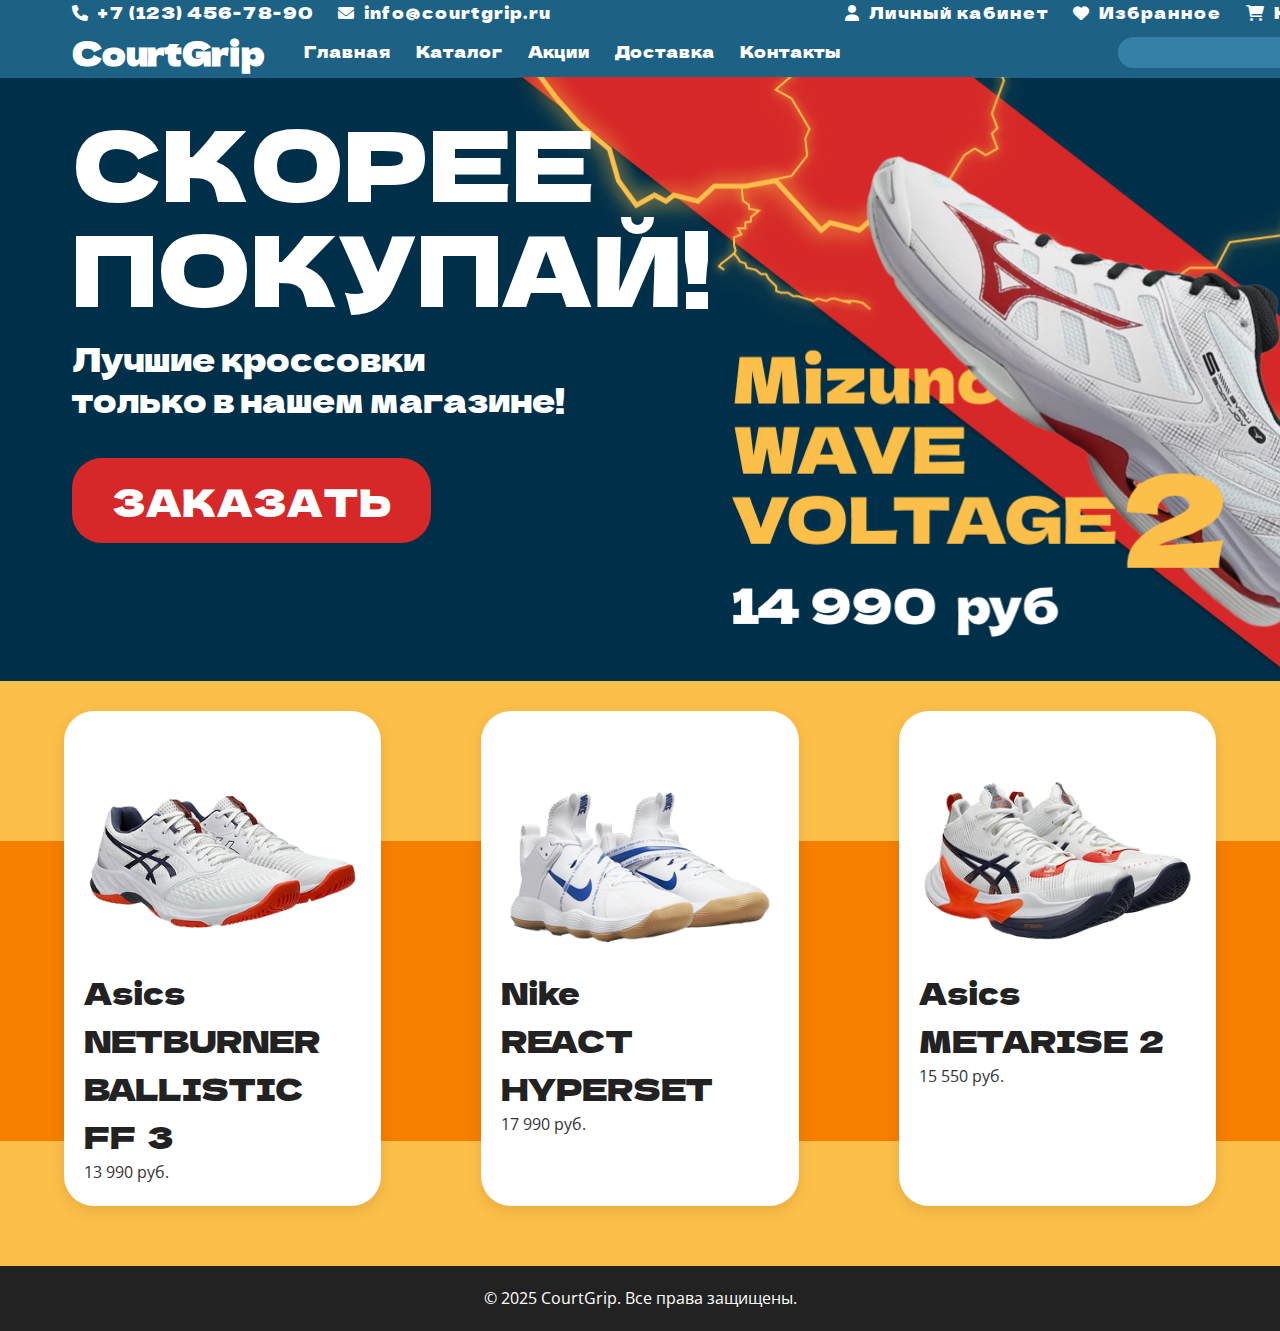
<file: courtgrid.html>
<!DOCTYPE html>
<html lang="ru">
<head>
    <meta charset="UTF-8">
    <meta name="viewport" content="width=device-width, initial-scale=1.0">
    <title>CourtGrip - Лучшие кроссовки</title>
    <link rel="stylesheet" href="style.css">
    <link href="https://fonts.googleapis.com/css2?family=Montserrat:wght@700;900&family=Open+Sans:wght@400;700&display=swap" rel="stylesheet">
    <link rel="stylesheet" href="https://cdnjs.cloudflare.com/ajax/libs/font-awesome/6.0.0/css/all.min.css">
    <link href="https://fonts.googleapis.com/css2?family=Dela+Gothic+One&display=swap" rel="stylesheet">
    <meta name="description" content="Интернет-магазин волейбольных кроссовок: Mizuno, Asics, Nike. Доставка по всей России.">
    <meta name="keywords" content="волейбольные кроссовки, mizuno, asics, nike, courtgrip, волейбол, кроссовки, купить, заказать, спорт, спортивные кроссовки">
    <meta name="robots">

    <!-- Yandex.Metrika counter -->
<script type="text/javascript" >
   (function(m,e,t,r,i,k,a){m[i]=m[i]||function(){(m[i].a=m[i].a||[]).push(arguments)};
   m[i].l=1*new Date();
   for (var j = 0; j < document.scripts.length; j++) {if (document.scripts[j].src === r) { return; }}
   k=e.createElement(t),a=e.getElementsByTagName(t)[0],k.async=1,k.src=r,a.parentNode.insertBefore(k,a)})
   (window, document, "script", "https://mc.yandex.ru/metrika/tag.js", "ym");

   ym(101964134, "init", {
        clickmap:true,
        trackLinks:true,
        accurateTrackBounce:true
   });
</script>
<noscript><div><img src="https://mc.yandex.ru/watch/101964134" style="position:absolute; left:-9999px;" alt="" /></div></noscript>
<!-- /Yandex.Metrika counter -->
</head>
<body>
    <header class="header">
        <div class="top-bar">
            <div class="container">
                <div class="contacts">
                    <span><i class="fas fa-phone"></i> +7 (123) 456-78-90</span>
                    <span><i class="fas fa-envelope"></i> info@courtgrip.ru</span>
                </div>
                <nav class="top-nav">
                    <a href="#"><i class="fas fa-user"></i> Личный кабинет</a>
                    <a href="#"><i class="fas fa-heart"></i> Избранное</a>
                    <a href="#"><i class="fas fa-shopping-cart"></i> Корзина</a>
                </nav>
            </div>
        </div>
        <div class="main-header">
            <div class="container">
                <div class="logo-nav">
                    <h1 class="logo">CourtGrip</h1>
                    <nav class="main-nav">
                        <a href="#">Главная</a>
                        <a href="#">Каталог</a>
                        <a href="#">Акции</a>
                        <a href="#">Доставка</a>
                        <a href="#">Контакты</a>
                    </nav>
                    <div class="search-box">
                        <input type="text" >
                        <button><i class="fas fa-search"></i></button>
                    </div>
                </div>
            </div>
        </div>
        
        <div class="hero">
            <img src="images/Image-for-hero.png" class="image-for-hero">
            <div class="container">
                <h1 class="slogan">СКОРЕЕ<br>ПОКУПАЙ!</h1>
                <h2 class="main-title">Лучшие кроссовки<br>только в нашем магазине!</h2>
                <form action="mizuno.html">
                    <button class="order-btn" href="mizuno.html">ЗАКАЗАТЬ</button>
                </form>
            </div>
        </div>
    </header>
    <section class="products">
    <div class="orange-line"></div>
        <div class="container">

            <div class="product-grid">
               
                <div class="product-card">
                    <img src="images/Asics Netburner ballistic ff 3.png" alt="Asics NETBURNER BALLISTIC FF 3">
                    <h3>Asics <br>NETBURNER<br>BALLISTIC FF 3</h3>     
                    <p>13 990 руб.</p>
                </div>
                <div class="product-card">
                    <img src="images/nike react hyperset.png" alt="Nike REACT HYPERSET">
                    <h3>Nike <br> REACT HYPERSET</h3>  
                    <p>17 990 руб.</p>
                </div>
                <div class="product-card">
                    <img src="images/asics metarise 2.png" alt="Asics METARISE 2">
                    <h3>Asics <br> METARISE 2</h3>
                    <p>15 550 руб.</p>
                </div>
            </div>
        </div>
    </section>

    <footer class="footer">
        <div class="container">
            <p>© 2025 CourtGrip. Все права защищены.</p>
        </div>
    </footer>
<script src="script.js"></script>
</body>
</html>
</file>
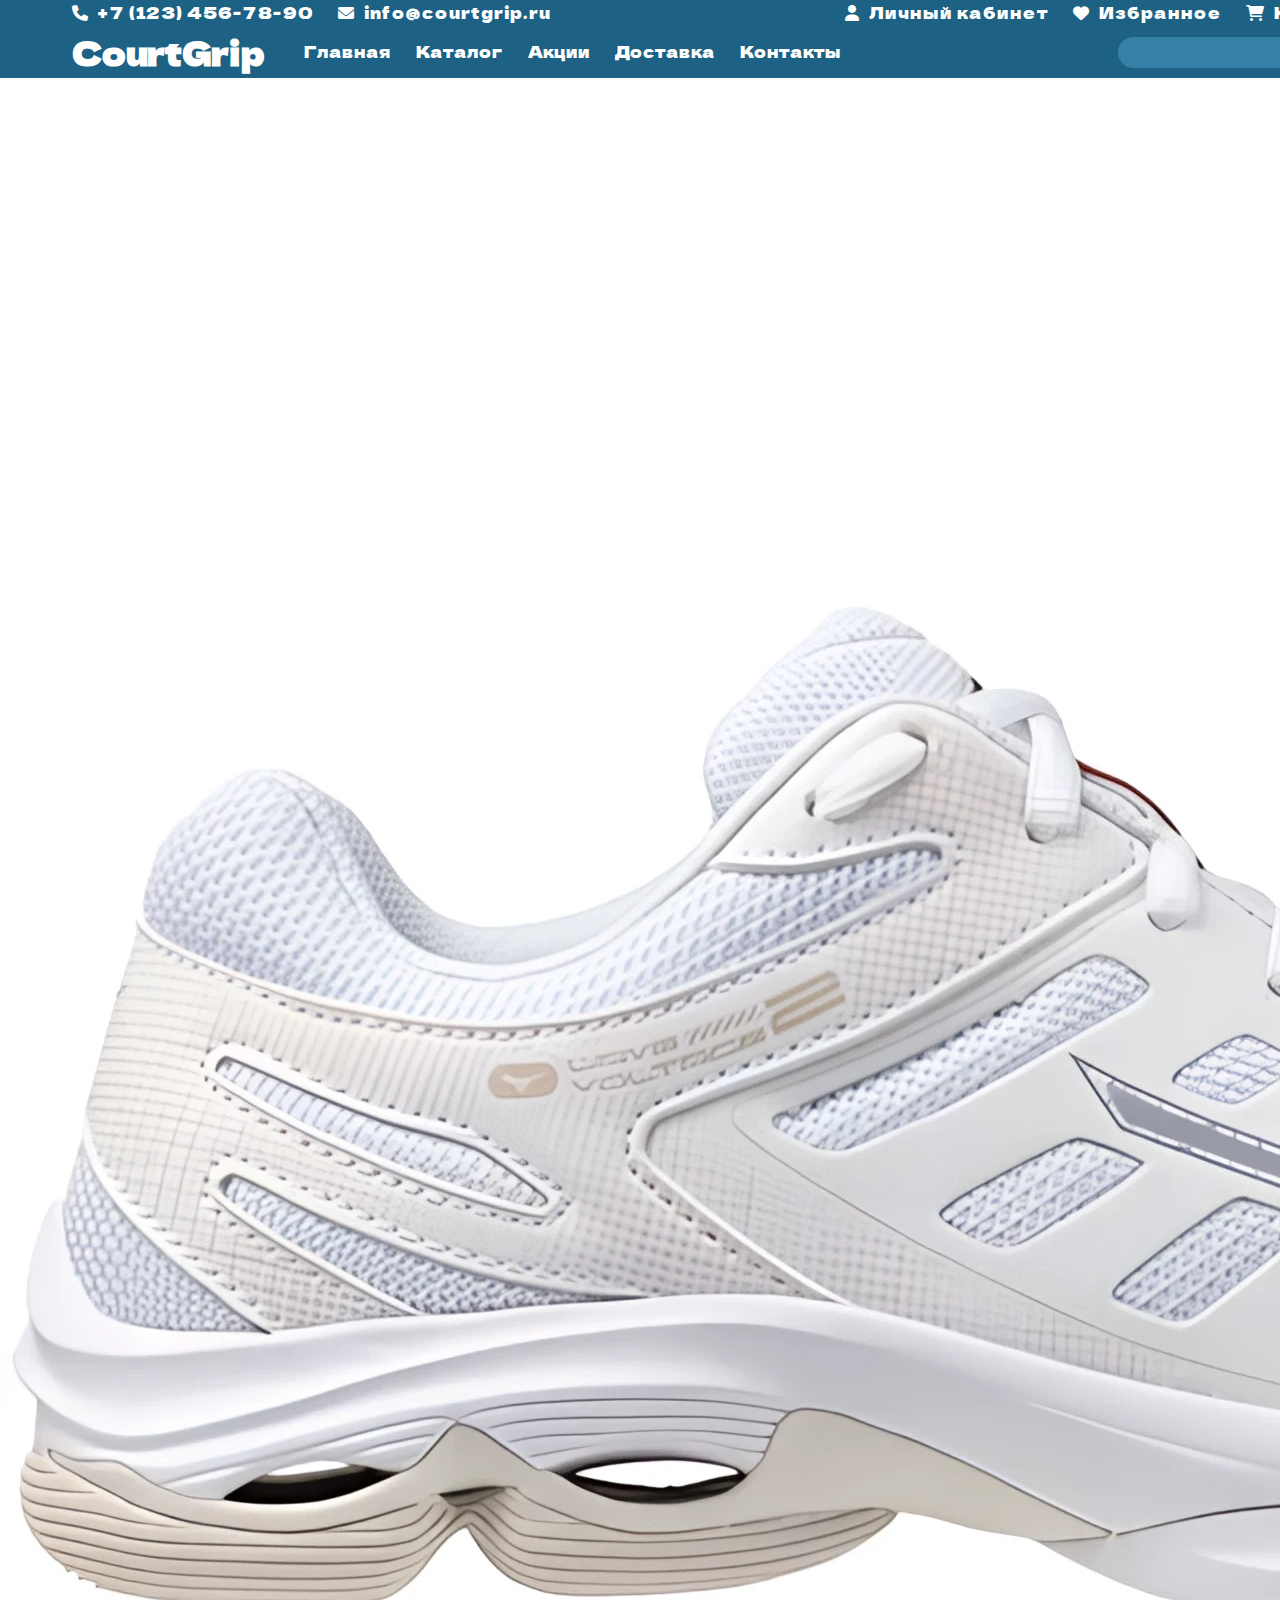
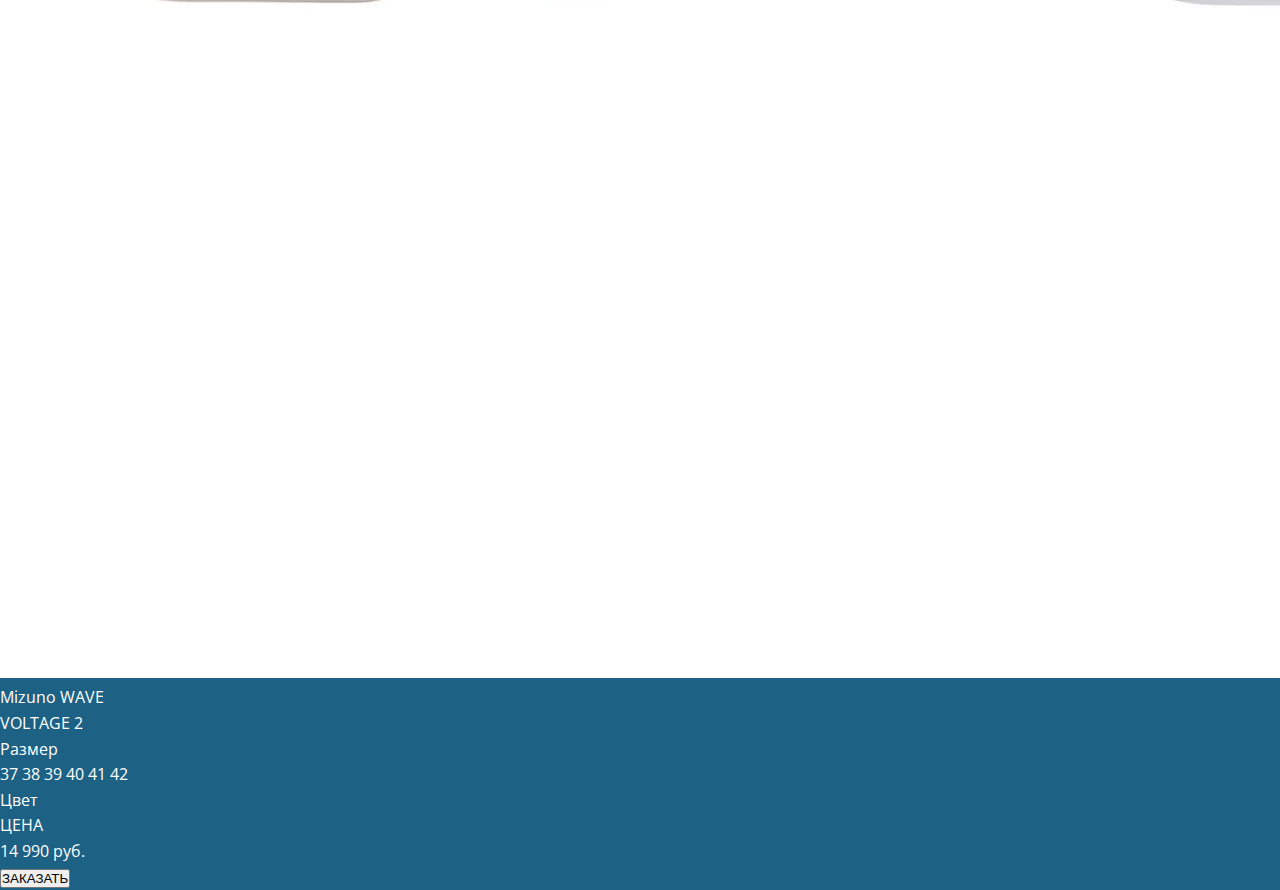
<file: mizuno.html>
<!DOCTYPE html>
<html lang="ru">
<head>
    <meta charset="UTF-8">
    <meta name="viewport" content="width=device-width, initial-scale=1.0">
    <title>CourtGrip - Mizuno WAVE VOLTAGE 2</title>
    <link rel="stylesheet" href="style.css">
    <link href="https://fonts.googleapis.com/css2?family=Montserrat:wght@700;900&family=Open+Sans:wght@400;700&display=swap" rel="stylesheet">
    <link href="https://fonts.googleapis.com/css2?family=Montserrat:wght@700;900&family=Open+Sans:wght@400;700&display=swap" rel="stylesheet">
    <link rel="stylesheet" href="https://cdnjs.cloudflare.com/ajax/libs/font-awesome/6.0.0/css/all.min.css">
    <link href="https://fonts.googleapis.com/css2?family=Dela+Gothic+One&display=swap" rel="stylesheet">

    <!-- Yandex.Metrika counter -->
<script type="text/javascript" >
   (function(m,e,t,r,i,k,a){m[i]=m[i]||function(){(m[i].a=m[i].a||[]).push(arguments)};
   m[i].l=1*new Date();
   for (var j = 0; j < document.scripts.length; j++) {if (document.scripts[j].src === r) { return; }}
   k=e.createElement(t),a=e.getElementsByTagName(t)[0],k.async=1,k.src=r,a.parentNode.insertBefore(k,a)})
   (window, document, "script", "https://mc.yandex.ru/metrika/tag.js", "ym");

   ym(101964134, "init", {
        clickmap:true,
        trackLinks:true,
        accurateTrackBounce:true
   });
</script>
<noscript><div><img src="https://mc.yandex.ru/watch/101964134" style="position:absolute; left:-9999px;" alt="" /></div></noscript>
<!-- /Yandex.Metrika counter -->
</head>
<body>
    <header class="header">
        <div class="top-bar">
            <div class="container">
                <div class="contacts">
                    <span><i class="fas fa-phone"></i> +7 (123) 456-78-90</span>
                    <span><i class="fas fa-envelope"></i> info@courtgrip.ru</span>
                </div>
                <nav class="top-nav">
                    <a href="#"><i class="fas fa-user"></i> Личный кабинет</a>
                    <a href="#"><i class="fas fa-heart"></i> Избранное</a>
                    <a href="#"><i class="fas fa-shopping-cart"></i> Корзина</a>
                </nav>
            </div>
        </div>
        <div class="main-header">
            <div class="container">
                <div class="logo-nav">
                    <h1 class="logo">CourtGrip</h1>
                    <nav class="main-nav">
                        <a href="/courtgrid.html">Главная</a>
                        <a href="#">Каталог</a>
                        <a href="#">Акции</a>
                        <a href="#">Доставка</a>
                        <a href="#">Контакты</a>
                    </nav>
                    <div class="search-box">
                        <input type="text" >
                        <button><i class="fas fa-search"></i></button>
                    </div>
                </div>
            </div>
        </div> 
            <div class="main-content">
        <div class="image-trainers">
    <img id="main-image" src="images/white.png" alt="Кроссовки Mizuno WAVE VOLTAGE 2 белого цвета">
        </div>
    <div class="product-description">
    <div class="main-product-title">
        <div class="product-subtitle">Mizuno WAVE<br>VOLTAGE 2</div>
    </div>
    <div class="main-sizes">
        <div class="section-title">Размер</div>
        <div class="sizes">
            <span class="size" data-size="37" onclick="selectSize(this)">37</span>
            <span class="size" data-size="38" onclick="selectSize(this)">38</span>
            <span class="size" data-size="39" onclick="selectSize(this)">39</span>
            <span class="size" data-size="40" onclick="selectSize(this)">40</span>
            <span class="size" data-size="41" onclick="selectSize(this)">41</span>
            <span class="size" data-size="42" onclick="selectSize(this)">42</span>
        </div>
    </div>
    <div class="main-colors">
        <div class="section-title">Цвет</div>
        <div class="colors">
            <div class="color white active" data-color="white" onclick="changeImage('images/white.png')"></div>
            <div class="color blue" data-color="blue" onclick="changeImage('images/blue.png')"></div>
            <div class="color red" data-color="red" onclick="changeImage('images/red.png')"></div>
        </div>
    </div>
        <div class="section-title">ЦЕНА</div>
        <div class="main-price">
        <div class="price">14 990 руб.</div>
        </div>
        <div class="buy-btn">
        <button>ЗАКАЗАТЬ</button>
    </div>
    </div>
</div>
    </header>
<script src="script.js"></script>
</body>
</html>
</file>
<file: style.css>
/* Общие стили */
* {
    margin: 0;
    padding: 0;
    box-sizing: border-box;
}

body {
    font-family: 'Open Sans', sans-serif;
    color: #333;
    line-height: 1.6;
    background-color: #FCBF49;
}


.container {
    width: 100%;
    max-width: 90%;
    margin: 0 auto;

}
.header-container {
    width: 100%;
    max-width: 90%;
    margin:10px;
    padding:0;
}


/* Шапка */
.header {
    background: #1D6184;
    color: white;
    padding: px;
    text-align: left;
    min-width: 1440px;


    
}




----
/* Шапка сайта */
.top-bar {
    background-color: #222;
    color: #fff;
    padding: 10px 0;
    font-size: 14px;
}

.top-bar .container {
    display:flex;
    justify-content: space-between;
    align-items: center;
    width: 100%;
}

.contacts span {
    margin-right: 20px;
    font-family: 'Dela Gothic One', cursive;
    font-weight: 100;
    letter-spacing: 1px;
}

.contacts i, .top-nav i {
    margin-right: 5px;
    color: #ffffff;
}

.top-nav a {
    color: #fff;
    text-decoration: none;
    margin-left: 20px;
    transition: color 0.3s;
    font-family: 'Dela Gothic One', cursive;
    font-weight: 100;
    letter-spacing: 1px;
}

.top-nav a:hover {
    color: #D62828;
}


.logo-nav {
    display: flex;
    align-items: center;
    justify-content: space-between;
}

.logo {
    font-family: 'Dela Gothic One', cursive;
    font-weight: 900;
    font-size: 32px;
    color: #ffffff;
    margin-right: 40px;

}

.main-nav {
    display: flex;
    flex-grow: 1;
}

.main-nav a {
    color: #ffffff;
    text-decoration: none;
    margin-right: 25px;
    font-weight: 600;
    transition: color 0.3s;
    font-family: 'Dela Gothic One', cursive;
    font-weight: 100;
}

.main-nav a:hover {
    color: #D62828;
}

.search-box {
    display: flex;
    align-items: center;
}

.search-box input {
    padding: 8px 15px;
    border: 0px;
    border-radius: 20px 0 0 20px;
    outline: none;
    background: #3580A7;
    color: white;
    letter-spacing: 1px;
}

.search-box button {
    background: #3580A7;
    color: white;
    border: none;
    padding: 8px 15px;
    border-radius: 0 20px 20px 0;
    cursor: pointer;
}

.hero {
    height: 603px;
    background: #003049;
    color: white;
    padding: 80px 0;
    text-align: left;
}

.slogan {
    font-family: 'Dela Gothic One', cursive;
    font-size: 96px;
    margin-bottom: 15px;
    text-transform: uppercase;
    letter-spacing: 2px;
    line-height: 110%;
    margin-top: -50px;
    letter-spacing: 0px;
    font-weight: 100;
    position: absolute;
}

.main-title {
    font-family: 'Dela Gothic One', cursive;
    font-weight: 100;
    font-size: 32px;
    margin-bottom: 30px;
    line-height: 1.3;
    position:absolute;
    margin-top: 180px
}

.orange-line {
    position: absolute;
    width: 100%;
    background-color: #F77F00;
    height: 300px;
    margin-top: 100px;
    z-index: 0;
    
}

.image-for-hero {
    position: static;
    margin-top: -81px;
    height: 604px;
    float: right;
}

h3 {
    word-spacing: 5px;

}

.order-btn {
    background-color: #D62828;
    color: white;
    border: none;
    padding: 15px 40px;
    font-size: 38px;
    text-transform: uppercase;
    border-radius: 30px;
    cursor: pointer;
    transition: all 0.3s;
    font-family: 'Dela Gothic One', cursive;
    position: absolute;
    margin-top: 300px;
}

.order-btn:hover {
    background-color: #c12626;
    transform: translateY(-3px);
    font-size: 38px;
}


@media (max-width: 992px) {
    .logo-nav {
        flex-wrap: wrap;
    }
    
    .main-nav {
        order: 3;
        width: 100%;
        margin-top: 15px;
        justify-content: center;
    }
    
    .search-box {
        margin-left: auto;
    }
}

@media (max-width: 768px) {
    .top-bar .container {
        flex-direction: column;
    }
    
    .contacts {
        margin-bottom: 10px;
    }
    
    .logo {
        margin-right: 0;
        margin-bottom: 15px;
    }
    
    .main-nav {
        display: none; /* Можно заменить на бургер-меню */
    }
    
    .search-box {
        width: 100%;
    }
    
    .slogan {
        font-size: 20px;
        text-align: left;
    }
    
    .main-title {
        font-size: 32px;
    }
}




.products {
    padding: 60px 0;
}

.product-grid {
    display: grid;
    grid-template-columns: repeat(auto-fit, minmax(300px, 300fr));
    gap: 100px;
    margin-top: -30px;
}

.product-card {
    background: white;
    border-radius: 30px;
    overflow: hidden;
    box-shadow: 0 5px 15px rgba(0,0,0,0.1);
    text-align: left;
    transition: transform 0.3s;
    padding: 20px;   
    z-index: 1;
}

.product-card:hover {
    transform: translateY(-10px);
}

.product-card img {
    width: 100%;
    height: auto;
    display:block;
}

.product-card h3 {
    font-family: 'Dela Gothic One', cursive;
    font-weight: 100;
    font-size: 30px;
    margin-top: -40px;
    color: #222;
    text-align: left; 

}



.footer {
    background-color: #222;
    color: #fff;
    padding: 20px 0;
    text-align: center;
}


@media (max-width: 768px) {
    .logo {
        font-size: 36px;
    }
    
    .slogan {
        font-size: 20px;
    }
    
    .main-title {
        font-size: 28px;
    }
    
    .product-grid {
        grid-template-columns: 1fr;
        margin-top: 0;
    }
}
</file>
